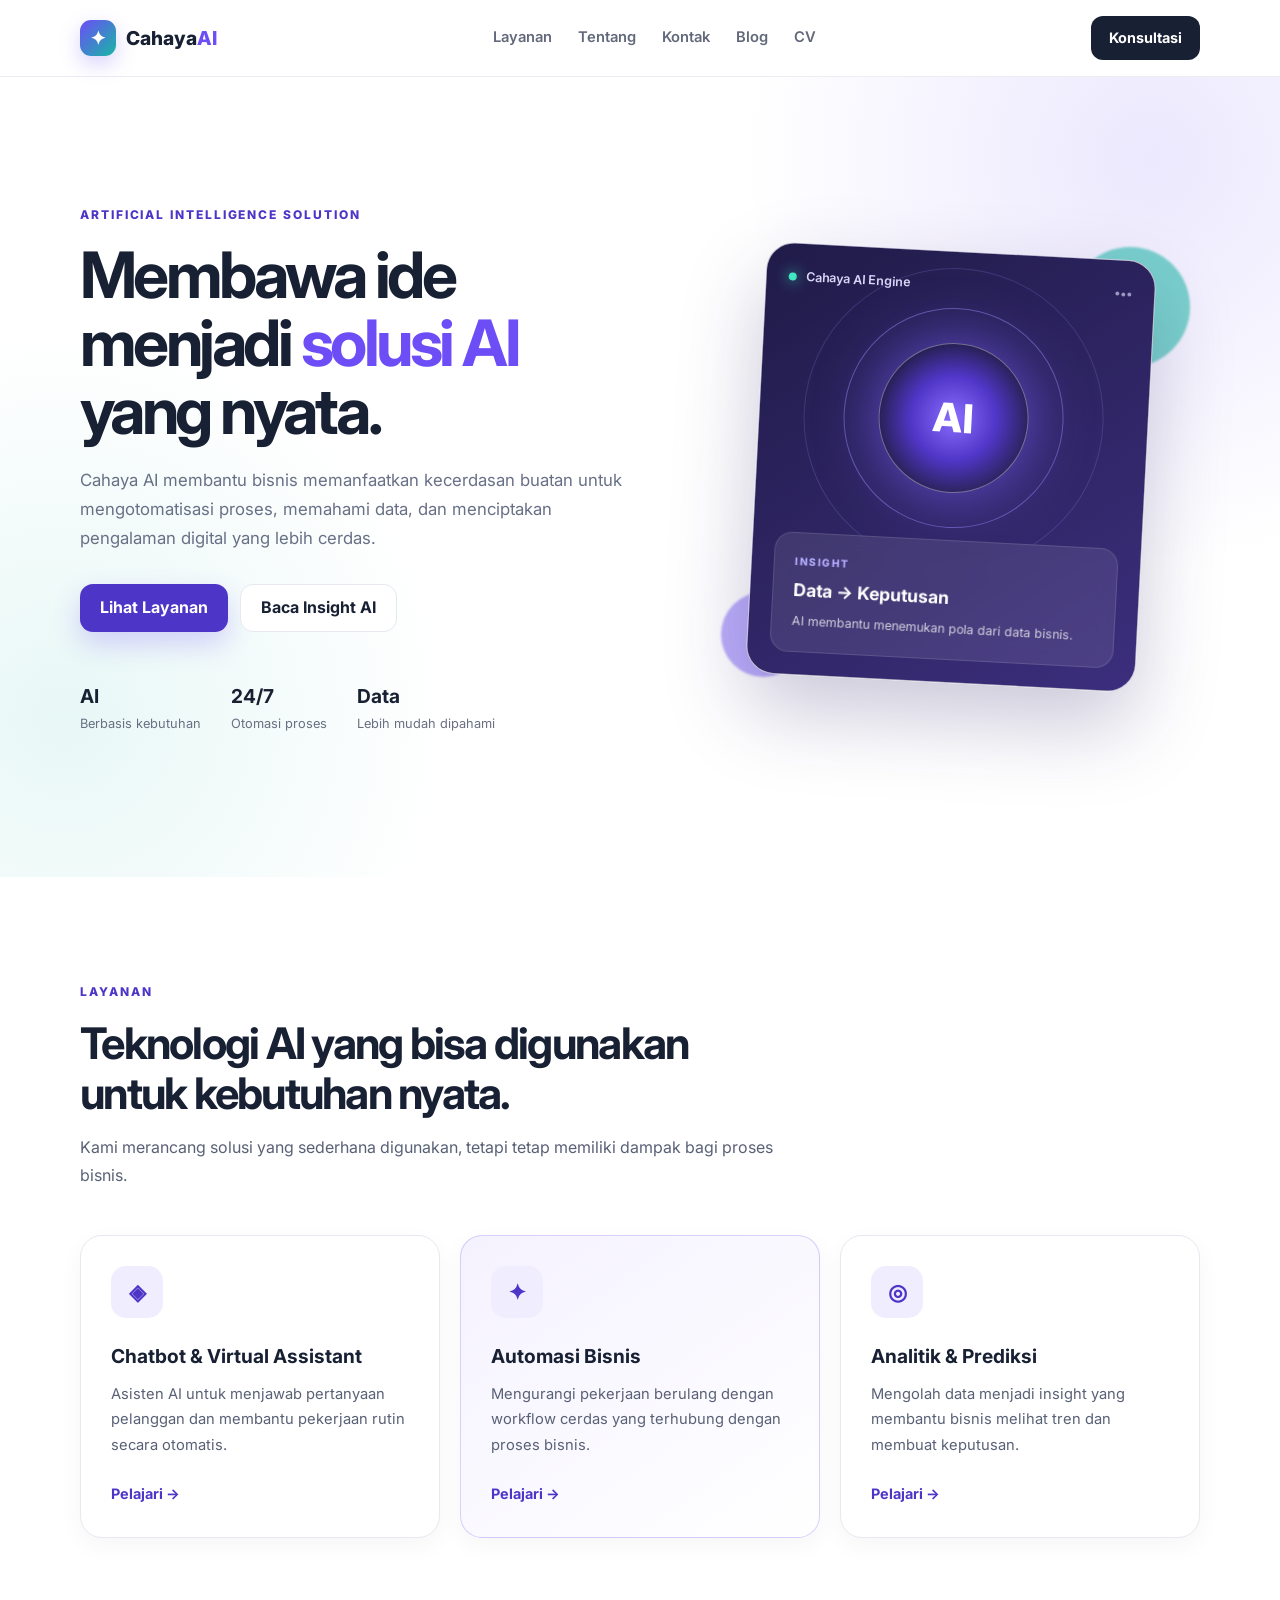
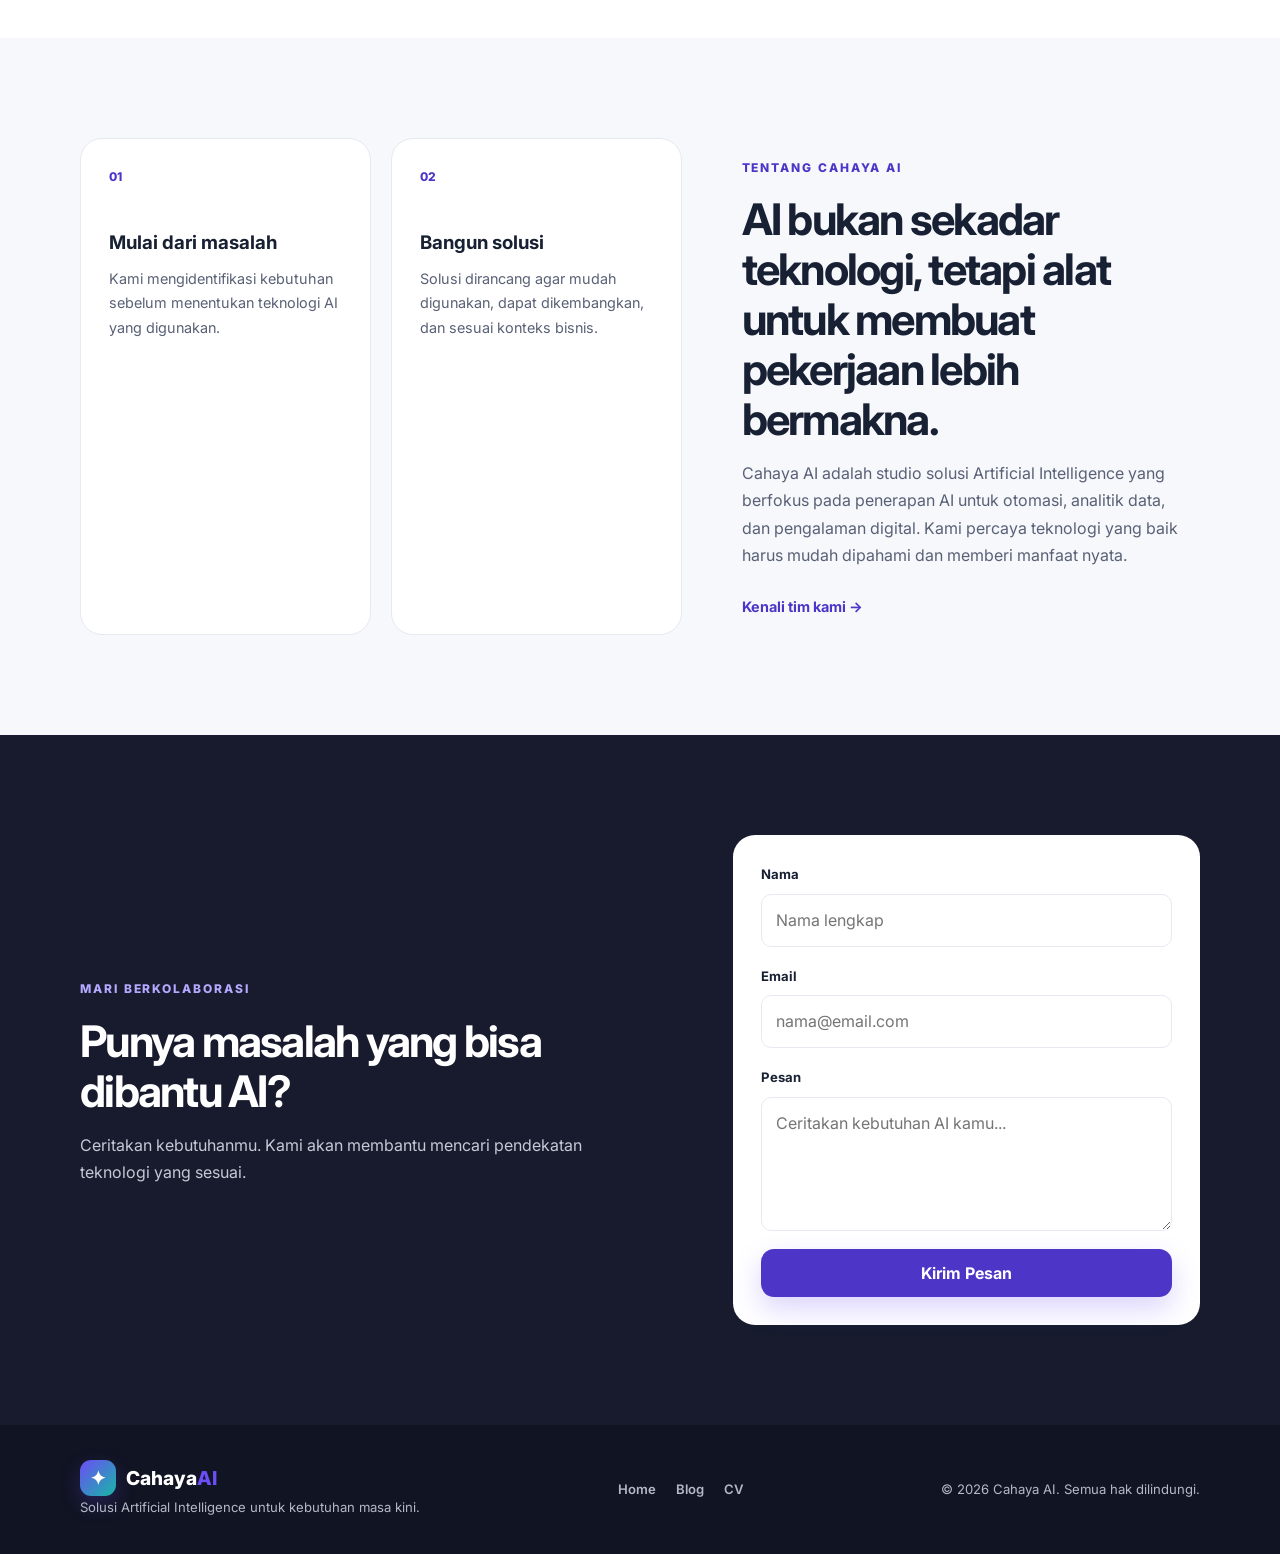
<file: index.html>
<!DOCTYPE html>
<html lang="id">

<head>
    <meta charset="UTF-8">
    <meta name="viewport" content="width=device-width, initial-scale=1.0">
    <meta
        name="description"
        content="Cahaya AI - Jasa Artificial Intelligence untuk membantu bisnis berkembang melalui teknologi AI."
    >

    <title>Cahaya AI | Solusi Artificial Intelligence</title>

    <link rel="preconnect" href="https://fonts.googleapis.com">
    <link rel="preconnect" href="https://fonts.gstatic.com" crossorigin>

    <link
        href="https://fonts.googleapis.com/css2?family=Inter:wght@400;500;600;700;800&display=swap"
        rel="stylesheet"
    >

    <link rel="stylesheet" href="assets/css/style.css">
</head>

<body>

    <header class="site-header">
        <nav class="navbar container" aria-label="Navigasi utama">

            <a class="brand" href="index.html" aria-label="Cahaya AI - Halaman Utama">
                <span class="brand-mark" aria-hidden="true">✦</span>
                <span>
                    Cahaya<span class="brand-accent">AI</span>
                </span>
            </a>

            <div class="nav-links">
                <a href="#layanan">Layanan</a>
                <a href="#tentang">Tentang</a>
                <a href="#kontak">Kontak</a>
                <a href="blog.html">Blog</a>
                <a href="cv.html">CV</a>
            </div>

            <a class="nav-cta" href="#kontak">
                Konsultasi
            </a>

        </nav>
    </header>

    <main>

        <section class="hero" aria-labelledby="hero-title">

            <div class="container hero-grid">

                <div class="hero-content">

                    <span class="eyebrow">
                        ARTIFICIAL INTELLIGENCE SOLUTION
                    </span>

                    <h1 id="hero-title">
                        Membawa ide menjadi <span>solusi AI</span> yang nyata.
                    </h1>

                    <p>
                        Cahaya AI membantu bisnis memanfaatkan kecerdasan buatan untuk
                        mengotomatisasi proses, memahami data, dan menciptakan pengalaman
                        digital yang lebih cerdas.
                    </p>

                    <div class="hero-actions">
                        <a class="button button-primary" href="#layanan">
                            Lihat Layanan
                        </a>

                        <a class="button button-secondary" href="blog.html">
                            Baca Insight AI
                        </a>
                    </div>

                    <div class="hero-stats" aria-label="Keunggulan Cahaya AI">

                        <div>
                            <strong>AI</strong>
                            <span>Berbasis kebutuhan</span>
                        </div>

                        <div>
                            <strong>24/7</strong>
                            <span>Otomasi proses</span>
                        </div>

                        <div>
                            <strong>Data</strong>
                            <span>Lebih mudah dipahami</span>
                        </div>

                    </div>

                </div>

                <div
                    class="hero-visual"
                    aria-label="Ilustrasi kecerdasan buatan"
                    role="img"
                >

                    <div class="orb orb-one" aria-hidden="true"></div>
                    <div class="orb orb-two" aria-hidden="true"></div>

                    <div class="ai-panel">

                        <div class="panel-top">
                            <span class="status-dot" aria-hidden="true"></span>
                            <span>Cahaya AI Engine</span>
                            <span class="panel-menu" aria-hidden="true">•••</span>
                        </div>

                        <div class="ai-core" aria-hidden="true">

                            <div class="core-ring">
                                <span>AI</span>
                            </div>

                            <div class="pulse pulse-one"></div>
                            <div class="pulse pulse-two"></div>

                        </div>

                        <div class="insight-card">

                            <span class="mini-label">
                                INSIGHT
                            </span>

                            <strong>
                                Data → Keputusan
                            </strong>

                            <p>
                                AI membantu menemukan pola dari data bisnis.
                            </p>

                        </div>

                    </div>

                </div>

            </div>

        </section>

        <section
            class="services section"
            id="layanan"
            aria-labelledby="services-title"
        >

            <div class="container">

                <div class="section-heading">

                    <span class="eyebrow">
                        LAYANAN
                    </span>

                    <h2 id="services-title">
                        Teknologi AI yang bisa digunakan untuk kebutuhan nyata.
                    </h2>

                    <p>
                        Kami merancang solusi yang sederhana digunakan, tetapi tetap
                        memiliki dampak bagi proses bisnis.
                    </p>

                </div>

                <div class="service-grid">

                    <article class="service-card">

                        <div class="service-icon" aria-hidden="true">
                            ◈
                        </div>

                        <h3>
                            Chatbot &amp; Virtual Assistant
                        </h3>

                        <p>
                            Asisten AI untuk menjawab pertanyaan pelanggan dan membantu
                            pekerjaan rutin secara otomatis.
                        </p>

                        <a href="#kontak" aria-label="Pelajari Chatbot dan Virtual Assistant">
                            Pelajari →
                        </a>

                    </article>

                    <article class="service-card featured-card">

                        <div class="service-icon" aria-hidden="true">
                            ✦
                        </div>

                        <h3>
                            Automasi Bisnis
                        </h3>

                        <p>
                            Mengurangi pekerjaan berulang dengan workflow cerdas yang
                            terhubung dengan proses bisnis.
                        </p>

                        <a href="#kontak" aria-label="Pelajari Automasi Bisnis">
                            Pelajari →
                        </a>

                    </article>

                    <article class="service-card">

                        <div class="service-icon" aria-hidden="true">
                            ◎
                        </div>

                        <h3>
                            Analitik &amp; Prediksi
                        </h3>

                        <p>
                            Mengolah data menjadi insight yang membantu bisnis melihat
                            tren dan membuat keputusan.
                        </p>

                        <a href="#kontak" aria-label="Pelajari Analitik dan Prediksi">
                            Pelajari →
                        </a>

                    </article>

                </div>

            </div>

        </section>

        <section
            class="about section"
            id="tentang"
            aria-labelledby="about-title"
        >

            <div class="container about-grid">

                <div class="about-card">

                    <span class="number" aria-hidden="true">
                        01
                    </span>

                    <h3>
                        Mulai dari masalah
                    </h3>

                    <p>
                        Kami mengidentifikasi kebutuhan sebelum menentukan teknologi
                        AI yang digunakan.
                    </p>

                </div>

                <div class="about-card">

                    <span class="number" aria-hidden="true">
                        02
                    </span>

                    <h3>
                        Bangun solusi
                    </h3>

                    <p>
                        Solusi dirancang agar mudah digunakan, dapat dikembangkan,
                        dan sesuai konteks bisnis.
                    </p>

                </div>

                <div class="about-copy">

                    <span class="eyebrow">
                        TENTANG CAHAYA AI
                    </span>

                    <h2 id="about-title">
                        AI bukan sekadar teknologi, tetapi alat untuk membuat pekerjaan
                        lebih bermakna.
                    </h2>

                    <p>
                        Cahaya AI adalah studio solusi Artificial Intelligence yang
                        berfokus pada penerapan AI untuk otomasi, analitik data, dan
                        pengalaman digital. Kami percaya teknologi yang baik harus
                        mudah dipahami dan memberi manfaat nyata.
                    </p>

                    <a class="text-link" href="cv.html">
                        Kenali tim kami →
                    </a>

                </div>

            </div>

        </section>

        <section
            class="contact section"
            id="kontak"
            aria-labelledby="contact-title"
        >

            <div class="container contact-box">

                <div>

                    <span class="eyebrow">
                        MARI BERKOLABORASI
                    </span>

                    <h2 id="contact-title">
                        Punya masalah yang bisa dibantu AI?
                    </h2>

                    <p>
                        Ceritakan kebutuhanmu. Kami akan membantu mencari pendekatan
                        teknologi yang sesuai.
                    </p>

                </div>

                <form
                    class="contact-form"
                    action="#"
                    method="post"
                    aria-label="Formulir kontak Cahaya AI"
                >

                    <label for="name">
                        Nama
                    </label>

                    <input
                        id="name"
                        name="name"
                        type="text"
                        placeholder="Nama lengkap"
                        autocomplete="name"
                        required
                    >

                    <label for="email">
                        Email
                    </label>

                    <input
                        id="email"
                        name="email"
                        type="email"
                        placeholder="nama@email.com"
                        autocomplete="email"
                        required
                    >

                    <label for="message">
                        Pesan
                    </label>

                    <textarea
                        id="message"
                        name="message"
                        rows="4"
                        placeholder="Ceritakan kebutuhan AI kamu..."
                        autocomplete="off"
                        required
                    ></textarea>

                    <button
                        class="button button-primary"
                        type="submit"
                    >
                        Kirim Pesan
                    </button>

                </form>

            </div>

        </section>

    </main>

    <footer class="site-footer">

        <div class="container footer-content">

            <div>

                <a
                    class="brand"
                    href="index.html"
                    aria-label="Cahaya AI - Halaman Utama"
                >
                    <span class="brand-mark" aria-hidden="true">
                        ✦
                    </span>

                    <span>
                        Cahaya<span class="brand-accent">AI</span>
                    </span>
                </a>

                <p>
                    Solusi Artificial Intelligence untuk kebutuhan masa kini.
                </p>

            </div>

            <div class="footer-links" aria-label="Navigasi footer">
                <a href="index.html">Home</a>
                <a href="blog.html">Blog</a>
                <a href="cv.html">CV</a>
            </div>

            <p>
                © 2026 Cahaya AI. Semua hak dilindungi.
            </p>

        </div>

    </footer>

</body>
</html>
</file>
<file: assets/css/style.css>
:root {
    --primary: #6c4df6;
    --primary-dark: #4d35c7;
    --secondary: #17b7a5;
    --dark: #182033;
    --text: #596176;
    --light: #f7f8fc;
    --white: #ffffff;
    --border: #e7e9f1;
    --shadow: 0 20px 60px rgba(40, 32, 90, 0.12);
    --radius: 22px;
}

* {
    box-sizing: border-box;
    margin: 0;
    padding: 0;
}

html {
    scroll-behavior: smooth;
}

body {
    font-family: "Inter", sans-serif;
    color: var(--text);
    background: var(--white);
    line-height: 1.7;
}

a {
    color: inherit;
    text-decoration: none;
}

.container {
    width: min(1120px, 92%);
    margin-inline: auto;
}

/* HEADER & NAVIGATION */
.site-header {
    position: sticky;
    top: 0;
    z-index: 100;
    background: rgba(255, 255, 255, 0.92);
    border-bottom: 1px solid rgba(231, 233, 241, 0.8);
    backdrop-filter: blur(12px);
}

.navbar {
    min-height: 76px;
    display: flex;
    align-items: center;
    justify-content: space-between;
    gap: 24px;
}

.brand {
    display: inline-flex;
    align-items: center;
    gap: 10px;
    color: var(--dark);
    font-size: 1.2rem;
    font-weight: 800;
}

.brand-mark {
    width: 36px;
    height: 36px;
    display: grid;
    place-items: center;
    color: white;
    background: linear-gradient(135deg, var(--primary), var(--secondary));
    border-radius: 11px;
    box-shadow: 0 8px 20px rgba(108, 77, 246, 0.25);
}

.brand-accent {
    color: var(--primary);
}

.nav-links {
    display: flex;
    align-items: center;
    gap: 26px;
    font-size: 0.92rem;
    font-weight: 600;
    color: #62697b;
}

.nav-links a,
.footer-links a {
    transition: color 0.2s ease;
}

.nav-links a:hover,
.footer-links a:hover {
    color: var(--primary);
}

.nav-cta {
    padding: 10px 18px;
    color: white;
    background: var(--dark);
    border-radius: 12px;
    font-size: 0.9rem;
    font-weight: 700;
    transition: transform 0.2s ease, background 0.2s ease;
}

.nav-cta:hover {
    transform: translateY(-2px);
    background: var(--primary);
}

/* ACCESSIBILITY */
a:focus-visible,
button:focus-visible,
input:focus-visible,
textarea:focus-visible {
    outline: 3px solid rgba(108, 77, 246, 0.45);
    outline-offset: 3px;
}

@media (prefers-reduced-motion: reduce) {
    html {
        scroll-behavior: auto;
    }

    *,
    *::before,
    *::after {
        scroll-behavior: auto !important;
        transition-duration: 0.01ms !important;
        animation-duration: 0.01ms !important;
        animation-iteration-count: 1 !important;
    }
}

/* HERO */
.hero {
    overflow: hidden;
    padding: 90px 0 110px;
    background:
        radial-gradient(
            circle at 90% 10%,
            rgba(108, 77, 246, 0.13),
            transparent 30%
        ),
        radial-gradient(
            circle at 5% 80%,
            rgba(23, 183, 165, 0.10),
            transparent 28%
        );
}

.hero-grid {
    min-height: 600px;
    display: grid;
    grid-template-columns: 1.05fr 0.95fr;
    align-items: center;
    gap: 70px;
}

.eyebrow {
    display: inline-block;
    margin-bottom: 16px;
    color: var(--primary-dark);
    font-size: 0.75rem;
    font-weight: 800;
    letter-spacing: 0.16em;
}

/* Perbaikan contrast pada background gelap */
.contact .eyebrow {
    color: #b5a8ff;
}

.hero h1 {
    max-width: 680px;
    margin-bottom: 22px;
    color: var(--dark);
    font-size: clamp(2.8rem, 5vw, 5rem);
    line-height: 1.06;
    letter-spacing: -0.055em;
}

.hero h1 span {
    color: var(--primary);
}

.hero-content > p {
    max-width: 620px;
    margin-bottom: 32px;
    font-size: 1.05rem;
    color: #687086;
}

.hero-actions {
    display: flex;
    flex-wrap: wrap;
    gap: 12px;
}

.button {
    display: inline-flex;
    justify-content: center;
    align-items: center;
    min-height: 48px;
    padding: 0 20px;
    border: 0;
    border-radius: 13px;
    font: inherit;
    font-weight: 700;
    cursor: pointer;
    transition:
        transform 0.2s ease,
        box-shadow 0.2s ease,
        background 0.2s ease;
}

.button:hover {
    transform: translateY(-2px);
}

.button-primary {
    color: white;
    background: var(--primary-dark);
    box-shadow: 0 12px 28px rgba(108, 77, 246, 0.24);
}

.button-primary:hover {
    background: #3f2aa8;
}

.button-secondary {
    color: var(--dark);
    background: white;
    border: 1px solid var(--border);
}

.hero-stats {
    display: flex;
    flex-wrap: wrap;
    gap: 30px;
    margin-top: 48px;
}

.hero-stats div {
    display: flex;
    flex-direction: column;
}

.hero-stats strong {
    color: var(--dark);
    font-size: 1.2rem;
}

.hero-stats span {
    font-size: 0.8rem;
    color: #697082;
}

/* AI VISUAL */
.hero-visual {
    min-height: 500px;
    position: relative;
    display: grid;
    place-items: center;
}

.ai-panel {
    width: min(390px, 90%);
    min-height: 420px;
    position: relative;
    z-index: 2;
    padding: 22px;
    overflow: hidden;
    border: 1px solid rgba(255, 255, 255, 0.7);
    border-radius: 28px;
    background: linear-gradient(145deg, #201b48, #3c2e7d);
    box-shadow: 0 35px 80px rgba(47, 35, 105, 0.25);
    transform: rotate(3deg);
}

.panel-top {
    display: flex;
    align-items: center;
    gap: 9px;
    color: #d9d6f7;
    font-size: 0.78rem;
    font-weight: 600;
}

.status-dot {
    width: 8px;
    height: 8px;
    border-radius: 50%;
    background: #42e6c2;
    box-shadow: 0 0 14px #42e6c2;
}

.panel-menu {
    margin-left: auto;
    opacity: 0.65;
}

.ai-core {
    height: 245px;
    display: grid;
    place-items: center;
    position: relative;
}

.core-ring {
    width: 150px;
    height: 150px;
    display: grid;
    place-items: center;
    border: 1px solid rgba(255, 255, 255, 0.35);
    border-radius: 50%;
    box-shadow: 0 0 60px rgba(122, 96, 255, 0.7);
    background: radial-gradient(
        circle,
        #8a6dff 0%,
        #5137c9 40%,
        transparent 70%
    );
}

.core-ring span {
    color: white;
    font-size: 2.5rem;
    font-weight: 800;
}

.pulse {
    position: absolute;
    border: 1px solid rgba(157, 143, 255, 0.45);
    border-radius: 50%;
}

.pulse-one {
    width: 220px;
    height: 220px;
}

.pulse-two {
    width: 300px;
    height: 300px;
    opacity: 0.45;
}

.insight-card {
    padding: 20px;
    border: 1px solid rgba(255, 255, 255, 0.12);
    border-radius: 18px;
    background: rgba(255, 255, 255, 0.09);
    color: white;
    backdrop-filter: blur(10px);
}

.mini-label {
    display: block;
    margin-bottom: 4px;
    color: #b5adff;
    font-size: 0.65rem;
    font-weight: 800;
    letter-spacing: 0.15em;
}

.insight-card strong {
    display: block;
    font-size: 1.1rem;
}

.insight-card p {
    margin-top: 5px;
    color: #d2d0df;
    font-size: 0.78rem;
}

.orb {
    position: absolute;
    border-radius: 50%;
    filter: blur(1px);
}

.orb-one {
    width: 120px;
    height: 120px;
    top: 30px;
    right: 10px;
    background: rgba(23, 183, 165, 0.55);
}

.orb-two {
    width: 85px;
    height: 85px;
    bottom: 40px;
    left: 20px;
    background: rgba(108, 77, 246, 0.45);
}

/* SECTIONS */
.section {
    padding: 100px 0;
}

.section-heading {
    max-width: 700px;
    margin-bottom: 46px;
}

.section-heading h2,
.about-copy h2,
.contact-box h2 {
    margin-bottom: 16px;
    color: var(--dark);
    font-size: clamp(2rem, 3.4vw, 3.2rem);
    line-height: 1.15;
    letter-spacing: -0.04em;
}

/* SERVICES */
.service-grid {
    display: grid;
    grid-template-columns: repeat(3, 1fr);
    gap: 20px;
}

.service-card {
    padding: 30px;
    border: 1px solid var(--border);
    border-radius: var(--radius);
    background: white;
    box-shadow: 0 8px 25px rgba(32, 38, 61, 0.04);
    transition: transform 0.25s ease, box-shadow 0.25s ease;
}

.service-card:hover {
    transform: translateY(-7px);
    box-shadow: var(--shadow);
}

.featured-card {
    border-color: rgba(108, 77, 246, 0.25);
    background: linear-gradient(145deg, #f5f2ff, #ffffff);
}

.service-icon {
    width: 52px;
    height: 52px;
    display: grid;
    place-items: center;
    margin-bottom: 22px;
    color: var(--primary-dark);
    background: #f0edff;
    border-radius: 15px;
    font-size: 1.4rem;
    font-weight: 800;
}

.service-card h3 {
    margin-bottom: 10px;
    color: var(--dark);
    font-size: 1.2rem;
}

.service-card p {
    margin-bottom: 22px;
    font-size: 0.92rem;
}

.service-card a,
.text-link {
    color: var(--primary-dark);
    font-weight: 700;
    font-size: 0.9rem;
}

/* ABOUT */
.about {
    background: var(--light);
}

.about-grid {
    display: grid;
    grid-template-columns: 0.7fr 0.7fr 1.2fr;
    gap: 20px;
    align-items: stretch;
}

.about-card {
    padding: 28px;
    border-radius: var(--radius);
    background: white;
    border: 1px solid var(--border);
}

.number {
    display: block;
    margin-bottom: 40px;
    color: var(--primary-dark);
    font-size: 0.75rem;
    font-weight: 800;
}

.about-card h3 {
    margin-bottom: 8px;
    color: var(--dark);
}

.about-card p {
    font-size: 0.9rem;
}

.about-copy {
    padding: 15px 10px 15px 40px;
}

.about-copy p {
    max-width: 580px;
    margin-bottom: 24px;
}

/* CONTACT */
.contact {
    background: #171b2d;
}

.contact-box {
    display: grid;
    grid-template-columns: 1fr 0.8fr;
    gap: 70px;
    align-items: center;
}

.contact-box h2,
.contact-box > div > p {
    color: white;
}

.contact-box > div > p {
    max-width: 560px;
    color: #c5c9d5;
}

.contact-form {
    display: flex;
    flex-direction: column;
    gap: 8px;
    padding: 28px;
    border-radius: var(--radius);
    background: white;
}

.contact-form label {
    color: var(--dark);
    font-size: 0.82rem;
    font-weight: 700;
}

.contact-form input,
.contact-form textarea {
    width: 100%;
    margin-bottom: 10px;
    padding: 12px 14px;
    border: 1px solid var(--border);
    border-radius: 10px;
    outline: none;
    font: inherit;
    resize: vertical;
}

.contact-form input:focus,
.contact-form textarea:focus {
    border-color: var(--primary-dark);
    box-shadow: 0 0 0 3px rgba(108, 77, 246, 0.1);
}

/* FOOTER */
.site-footer {
    padding: 35px 0;
    background: #111423;
    color: #b4b9c7;
}

.footer-content {
    display: flex;
    align-items: center;
    justify-content: space-between;
    gap: 25px;
    flex-wrap: wrap;
}

.footer-content .brand {
    color: white;
}

.footer-content p {
    font-size: 0.82rem;
}

.footer-links {
    display: flex;
    gap: 20px;
    font-size: 0.82rem;
    font-weight: 600;
}

/* RESPONSIVE */
@media (max-width: 900px) {
    .hero-grid,
    .contact-box {
        grid-template-columns: 1fr;
    }

    .hero {
        padding-top: 60px;
    }

    .hero-visual {
        min-height: 430px;
    }

    .service-grid {
        grid-template-columns: 1fr;
    }

    .about-grid {
        grid-template-columns: 1fr 1fr;
    }

    .about-copy {
        grid-column: 1 / -1;
        padding: 30px 0 0;
    }
}

@media (max-width: 680px) {
    .nav-links {
        display: none;
    }

    .nav-cta {
        padding: 9px 14px;
    }

    .hero h1 {
        font-size: 2.65rem;
    }

    .hero-stats {
        gap: 20px;
    }

    .section {
        padding: 75px 0;
    }

    .about-grid {
        grid-template-columns: 1fr;
    }

    .about-copy {
        grid-column: auto;
    }

    .contact-box {
        gap: 35px;
    }

    .footer-content {
        align-items: flex-start;
        flex-direction: column;
    }
}
</file>
